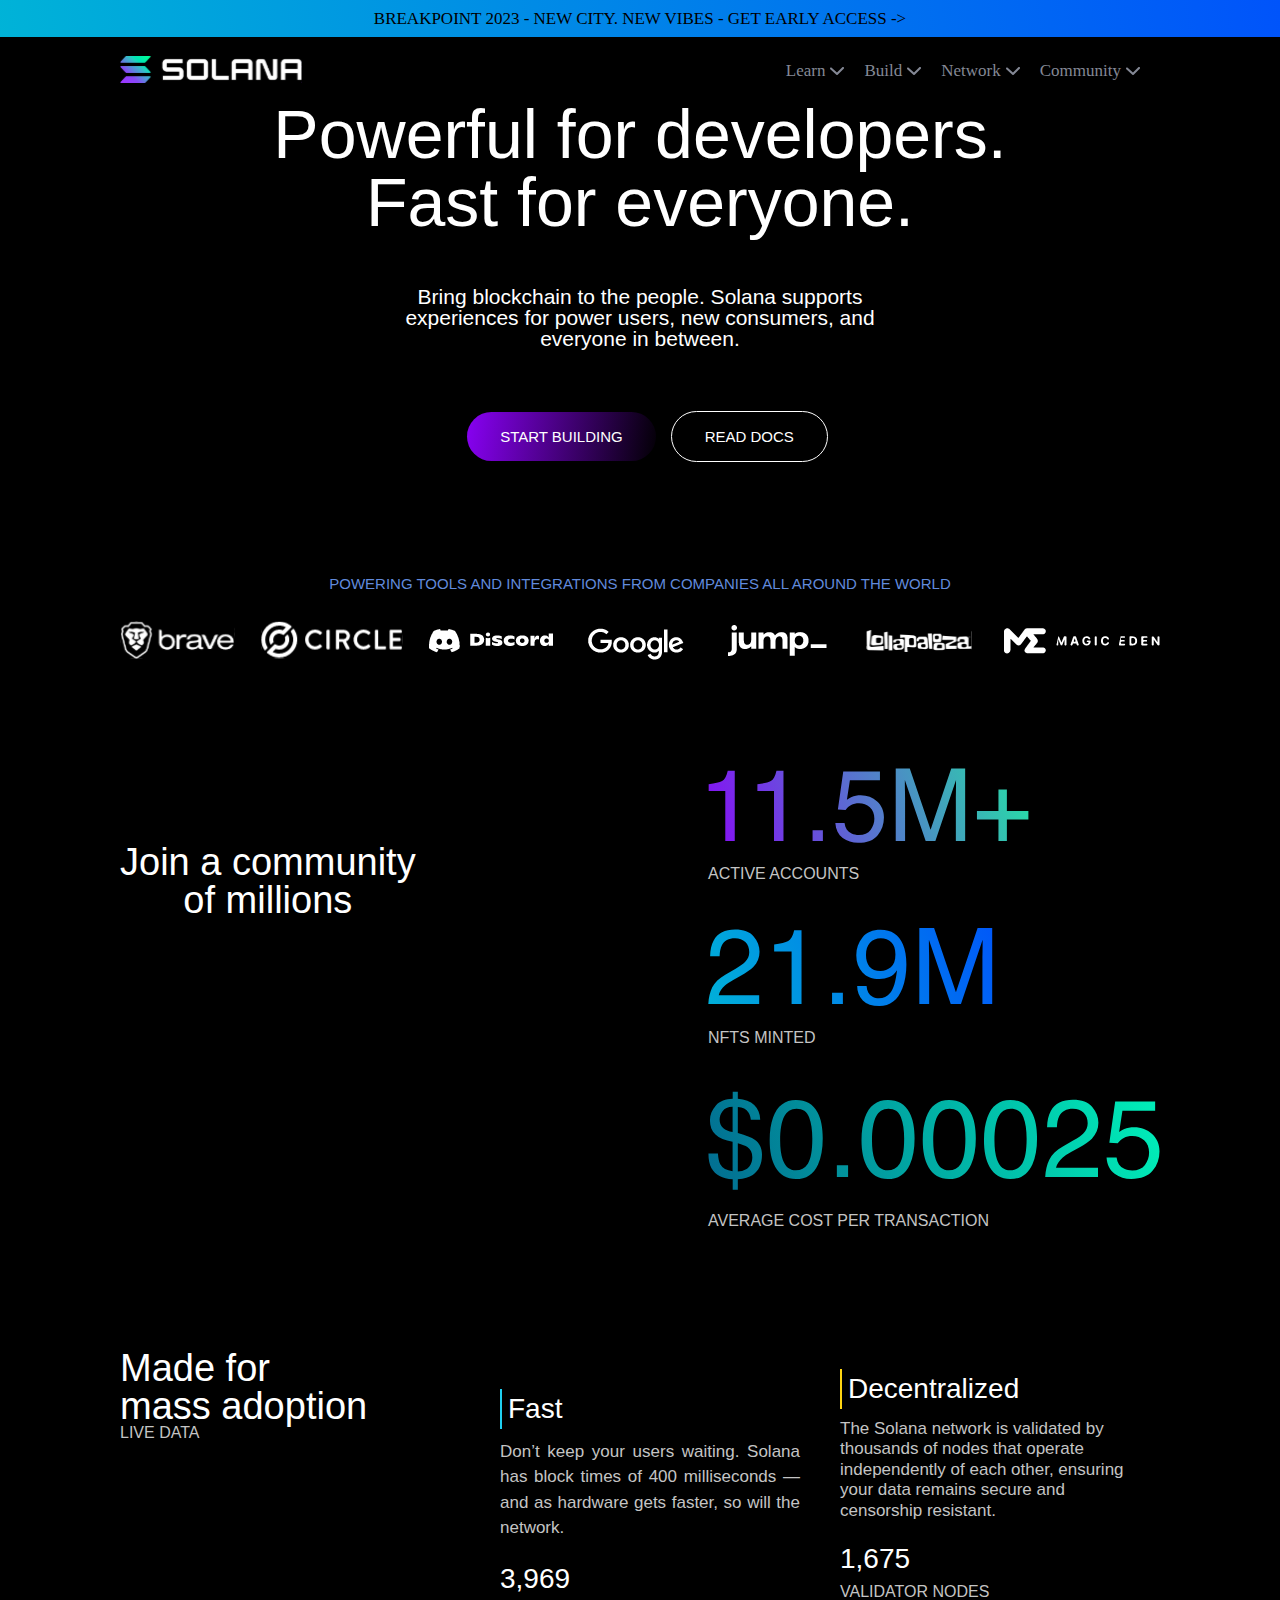
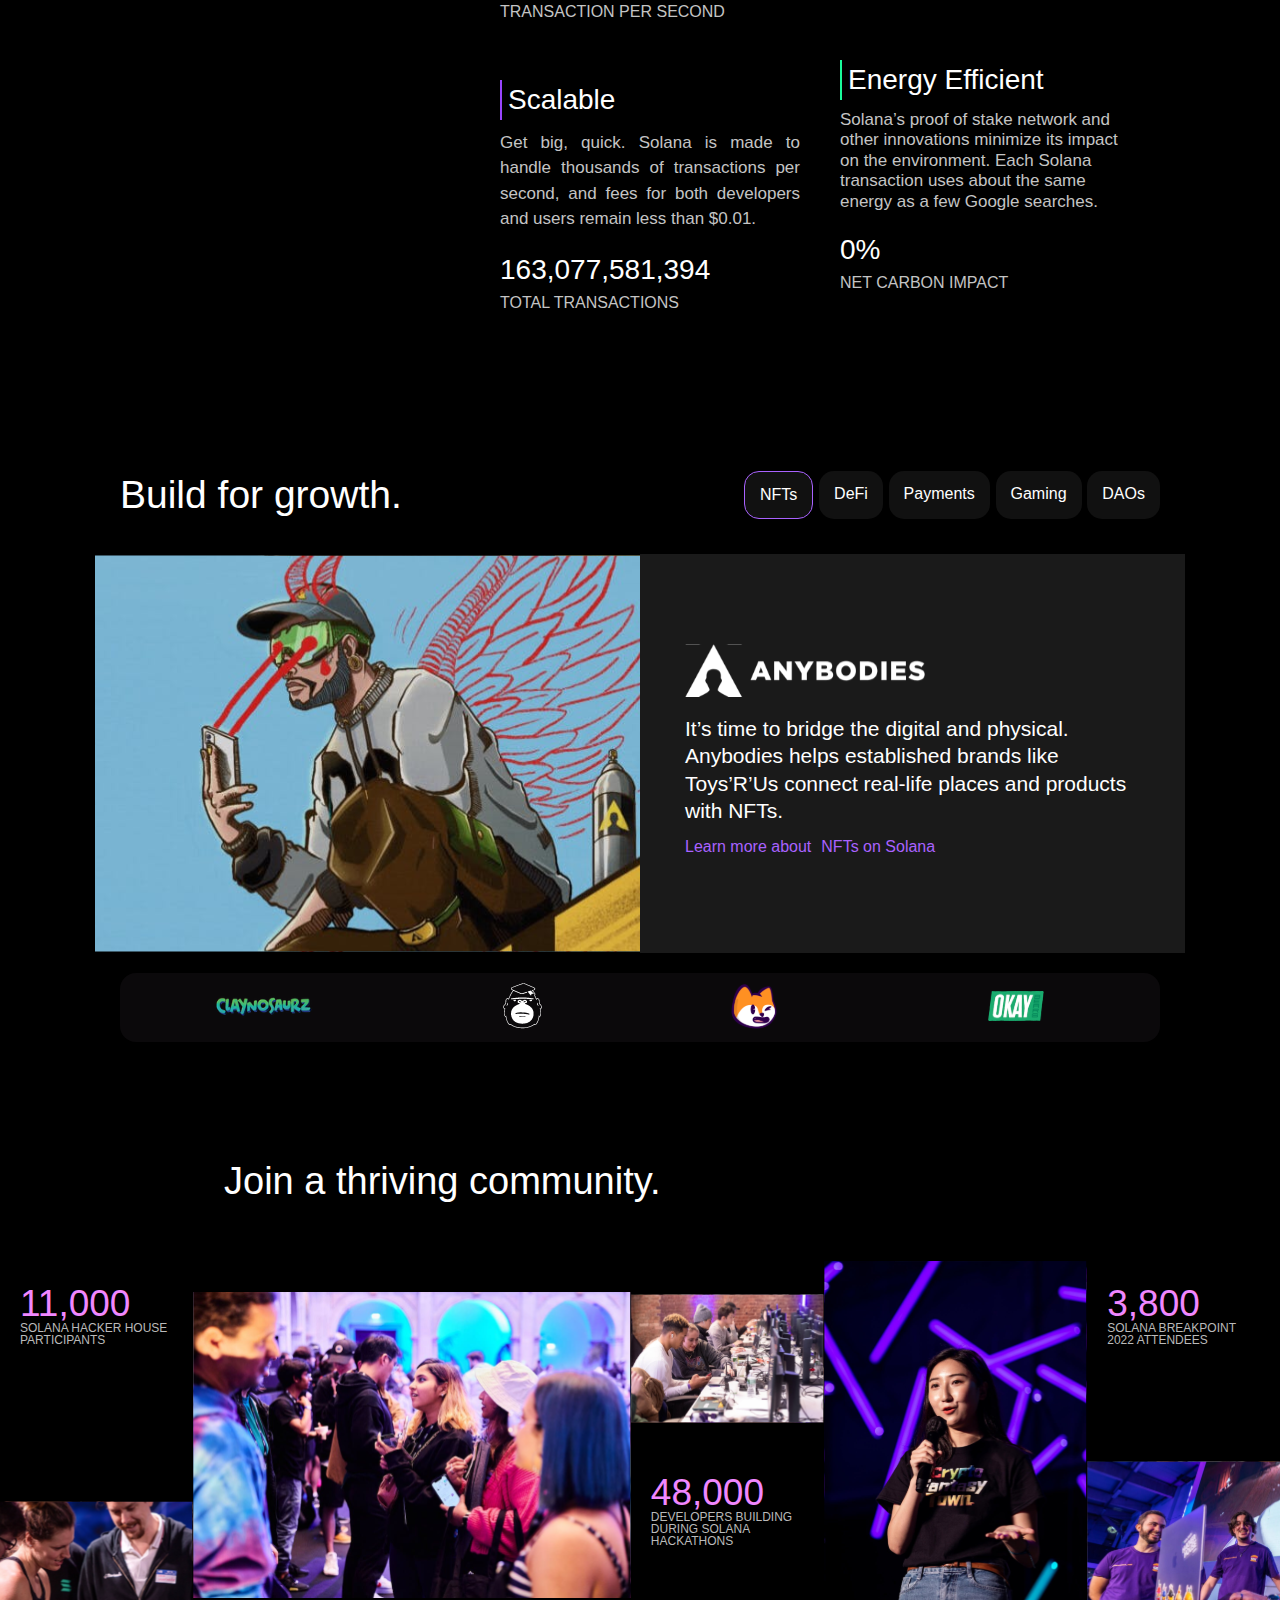
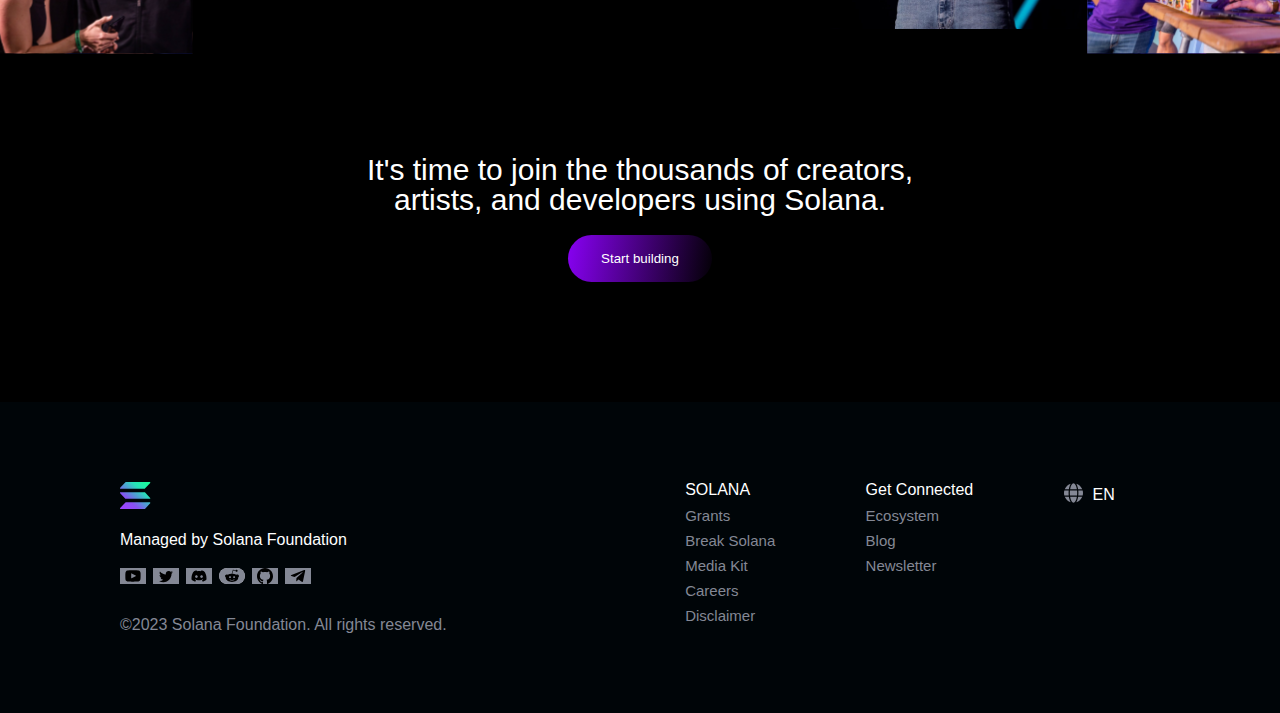
<file: index.html>
<!DOCTYPE html>
<html lang="en">
<head>
    <meta charset="UTF-8">
    <meta http-equiv="X-UA-Compatible" content="IE=edge">
    <meta name="viewport" content="width=device-width, initial-scale=1.0">
    <link rel="stylesheet" href="./assets/css/main.css">
    <link rel="stylesheet" href="https://cdnjs.cloudflare.com/ajax/libs/font-awesome/6.4.0/css/all.min.css" integrity="sha512-iecdLmaskl7CVkqkXNQ/ZH/XLlvWZOJyj7Yy7tcenmpD1ypASozpmT/E0iPtmFIB46ZmdtAc9eNBvH0H/ZpiBw==" crossorigin="anonymous" referrerpolicy="no-referrer" />
    <title>Document</title>
</head>
<body>
    <header class="header">
        <div class="header-top">
            <div class="header-top-content">
                <p>BREAKPOINT 2023 - NEW CITY. NEW VIBES - GET EARLY ACCESS -></p>
            </div>
        </div>

        <div class="header-bottom">
            <div class="header-bottom-left">
                <img src="./svgs/logo.svg" alt="logo">
            </div>
            
            <div class="header-bottom-right">  
                <i class="fa-solid fa-bars" style="color: #458ff6;"></i>              
                <nav class="nav-links">
                    <div class="nav-link">
                        <a href="#">Learn</a>
                        <img src="./svgs/arrow-bottom.svg" alt="arrow-bottom">
                    </div>

                    <div class="nav-link">
                        <a href="./build-page.html">Build</a>
                        <img src="./svgs/arrow-bottom.svg" alt="arrow-bottom">
                    </div>

                    <div class="nav-link">
                        <a href="#">Network</a>
                        <img src="./svgs/arrow-bottom.svg" alt="arrow-bottom">
                    </div>

                    <div class="nav-link">
                        <a href="#">Community</a>
                        <img src="./svgs/arrow-bottom.svg" alt="arrow-bottom">
                    </div>
                </nav>
            </div>
        </div>
        
    </header>
    <div class="container">
        
        <section class="intro-section">
            
            <div class="intro-section-title">
                <h1>Powerful for developers.<br> Fast for everyone.</h1>
                
            </div>

            <div class="intro-section-content">
                <p>Bring blockchain to the people. Solana supports experiences for power users, new consumers, and everyone in between.</p>
            </div>
            
            <div class="intro-section-button">
                <div class="intro-section-button-left">
                    <button>START BUILDING</button>
                </div>
                <div class="intro-section-button-right">
                    <button>READ DOCS</button>
                </div>
            </div>
        </section>

        <section class="companies-section">
            <div class="companies-section-top">
                <h2>POWERING TOOLS AND INTEGRATIONS FROM COMPANIES ALL AROUND THE WORLD</h2>
            </div>
            <div class="companies-section-bottom">
                <div class="company">
                    <img src="./svgs/company-1.svg" alt="company">
                </div>
                <div class="company">
                    <img src="./svgs/company-2.svg" alt="company">
                </div>
                <div class="company">
                    <img src="./svgs/company-3.svg" alt="company">
                </div>
                <div class="company">
                    <img src="./svgs/company-4.svg" alt="company">
                </div>
                <div class="company">
                    <img src="./svgs/company-5.svg" alt="company">
                </div>
                <div class="company">
                    <img src="./svgs/company-6.svg" alt="company">
                </div>
                <div class="company">
                    <img src="./svgs/company-7.svg" alt="company">
                </div>
            </div>
            
        </section>

        <section class="about-section">
            <div class="about-section-left">
                <h2>Join a community <br> of millions</h2>
            </div>
            <div class="about-section-right">
                <div class="about-section-right-top">
                    <div class="about-section-right-title">
                        <img src="./svgs/about-title1.svg" alt="title">
                    </div>
                    <div class="about-section-right-content">
                        <p>ACTIVE ACCOUNTS</p>
                    </div>
                </div>
                <div class="about-section-right-center">
                    <div class="about-section-right-title">
                        <img src="./svgs/about-title2.svg" alt="title">
                    </div>
                    <div class="about-section-right-content">
                        <p>NFTS MINTED</p>
                    </div>
                </div>
                <div class="about-section-right-bottom">
                    <div class="about-section-right-title">
                        <img src="./svgs/about-title3.svg" alt="">
                    </div>
                    <div class="about-section-right-content">
                        <p>AVERAGE COST PER TRANSACTION</p>
                    </div>
                </div>
            </div>
        </section>

        <section class="feature-section">
            <div class="feature-section-left">
                <div class="feature-section-left-title">
                    <h2>Made for <br> mass adoption</h2>
                </div>
                <div class="feature-section-left-content">
                    <p>LIVE DATA</p>
                </div>
            </div>
            <div class="feature-section-right">
                <div class="feature-section-right-cards-left">
                    <div class="feature-section-card-left">
                        <div id="first-title" class="feature-section-card-title">
                            <p>Fast</p>
                        </div>
                        <div class="feature-section-card-content">
                            <p>Don’t keep your users waiting. Solana has block times of 400 milliseconds — and as hardware gets faster, so will the network.</p>
                        </div>
                        <div class="feature-section-card-number">
                            <p>3,969</p>
                        </div>
                        <div class="feature-section-card-bottom-content">
                            <p>TRANSACTION PER SECOND</p>
                        </div>
                    </div>
                    <div class="feature-section-card-left">
                        <div id="second-title" class="feature-section-card-title">
                            <p>Scalable</p>
                        </div>
                        <div class="feature-section-card-content">
                            <p>Get big, quick. Solana is made to handle thousands of transactions per second, and fees for both developers and users remain less than $0.01.</p>
                        </div>
                        <div class="feature-section-card-number">
                            <p>163,077,581,394</p>
                        </div>
                        <div class="feature-section-card-bottom-content">
                            <p>TOTAL TRANSACTIONS</p>
                        </div>
                    </div>
                    
                </div>
                <div class="feature-section-right-cards-right">
                    <div class="feature-section-card-right">
                        <div id="third-title" class="feature-section-card-title">
                            <p>Decentralized</p>
                        </div>
                        <div class="feature-section-card-content">
                            <p>The Solana network is validated by thousands of nodes that operate independently of each other, ensuring your data remains secure and censorship resistant.</p>
                        </div>
                        <div class="feature-section-card-number">
                            <p>1,675</p>
                        </div>
                        <div class="feature-section-card-bottom-content">
                            <p>VALIDATOR NODES</p>
                        </div>
                    </div>
                    <div class="feature-section-card-right">
                        <div id="fourth-title" class="feature-section-card-title">
                            <p>Energy Efficient</p>
                        </div>
                        <div class="feature-section-card-content">
                            <p>Solana’s proof of stake network and other innovations minimize its impact on the environment. Each Solana transaction uses about the same energy as a few Google searches.</p>
                        </div>
                        <div class="feature-section-card-number">
                            <p>0%</p>
                        </div>
                        <div class="feature-section-card-bottom-content">
                            <p>NET CARBON IMPACT</p>
                        </div>
                    </div>
                </div>
            </div>
        </section>
        
        <section class="testimonials-section">
            <div class="testimonials-section-top">
                <div class="testimonials-section-top-left">
                    <h3>Build for growth.</h3>
                </div>
                <div class="testimonials-section-top-right">
                    <ul>
                        <li id="active-li">NFTs</li>
                        <li>DeFi</li>
                        <li>Payments</li>
                        <li>Gaming</li>
                        <li>DAOs</li>
                    </ul>
                </div>
            </div>
            <div class="testimonials-section-center">
                <div class="testimonials-section-center-left">
                    <img src="./svgs/testimonials.svg" alt="testimonials-img">
                </div>
                <div class="testimonials-section-center-right">
                    <div class="testimonials-section-center-right-title">
                        <img src="./svgs/testimonials-right.svg" alt="company-logo">
                    </div>
                    <div class="testimonials-section-center-right-content">
                        <p>It’s time to bridge the digital and physical. Anybodies helps established brands like Toys’R’Us connect real-life places and products with NFTs.</p>
                    </div>
                    <div class="testimonials-section-center-right-links">
                        <div id="first-link" class="testimonials-section-center-right-link">
                            <a href="#">Learn more about</a>
                        </div>
                        <div class="testimonials-section-center-right-link">
                            <a href="#">NFTs on Solana</a>
                        </div>
                    </div>
                </div>
            </div>
            <div class="testimonials-section-bottom">
                <div class="testimonials-section-bottom-card">
                    <img src="./svgs/testimonials-bottom.svg" alt="testimonials">
                </div>
                <div class="testimonials-section-bottom-card">
                    <img src="./svgs/testimonials-bottom2.svg" alt="testimonials">
                </div>
                <div class="testimonials-section-bottom-card">
                    <img src="./svgs/testimonials-bottom3.svg" alt="testimonials">
                </div>
                <div class="testimonials-section-bottom-card">
                    <img src="./svgs/testimonials-bottom4.svg" alt="testimonials">
                </div>
            </div>
        </section>

    </div>

    <section class="gallery-section">
        <div class="gallery-section-top">
            <div class="gallery-section-top-title">
                <h2>Join a thriving community.</h2>
            </div>
        </div>
        <div class="gallery-section-center">
            <div class="gallery-section-center-cards">
                <div id="first-multiple" class="gallery-section-center-card-multiple">
                    <div class="gallery-section-center-card-multiple-top">
                        <div class="gallery-section-center-card-multiple-top-content">
                            <h3>11,000</h3>
                            <p>SOLANA HACKER HOUSE PARTICIPANTS</p>
                        </div>
                    </div>
                    <div class="gallery-section-center-card-multiple-bottom">
                        <img src="./svgs/gallery-1.svg" alt="gallery-img">
                    </div>
                </div>

                <div id="first-gallery" class="gallery-section-center-card">
                    <img src="./svgs/gallery-2.svg" alt="gallery-img">
                </div>

                <div id="second-multiple" class="gallery-section-center-card-multiple">
                    <div class="gallery-section-center-card-multiple-top">
                        <div class="gallery-section-center-card-multiple-top-content">
                            <h3>48,000</h3>
                            <p>DEVELOPERS BUILDING DURING SOLANA HACKATHONS</p>
                        </div>
                    </div>
                    <div class="gallery-section-center-card-multiple-bottom">
                        <img src="./svgs/gallery-3.svg" alt="gallery-img">
                    </div>
                </div>

                <div id="last-card" class="gallery-section-center-card">
                    <img src="./svgs/gallery-4.svg" alt="gallery-img">
                </div>

                <div id="last-multiple" class="gallery-section-center-card-multiple">
                    <div class="gallery-section-center-card-multiple-top">
                        <div class="gallery-section-center-card-multiple-top-content">
                            <h3>3,800</h3>
                            <p>SOLANA BREAKPOINT 2022 ATTENDEES</p>
                        </div>
                    </div>
                    <div class="gallery-section-center-card-multiple-bottom">
                        <img src="./svgs/gallery-5.svg" alt="gallery-img">
                    </div>
                </div>
            </div>
        </div>
        <div class="gallery-section-bottom">
            <div class="gallery-section-bottom-content">
                <p>It's time to join the thousands of creators, artists, and developers using Solana.</p>
            </div>
            <button>Start building</button>
        </div>
    </section>
    <footer class="footer">
        <div class="footer-social-media">
            <div class="footer-left-logo">
                <img src="./svgs/footer-logo.svg" alt="logo">
            </div>
            <div class="footer-left-content">
                <p>Managed by Solana Foundation</p>
            </div>
            <div class="footer-media-links">
                <div class="media-link">
                    <img src="./svgs/media-1.svg" alt="social-media">
                </div>
                <div class="media-link">
                    <img src="./svgs/media-2.svg" alt="social-media">
                </div>
                <div class="media-link">
                    <img src="./svgs/media-3.svg" alt="social-media">
                </div>
                <div class="media-link">
                    <img src="./svgs/media-4.svg" alt="social-media">
                </div>
                <div class="media-link">
                    <img src="./svgs/media-5.svg" alt="social-media">
                </div>
                <div class="media-link">
                    <img src="./svgs/media-6.svg" alt="social-media">
                </div>
            </div>
            <div class="footer-left-bottom-content">
                <p>©2023 Solana Foundation. All rights reserved.</p>
            </div>
        </div>
        <div class="footer-links">
            <div class="footer-links-left">
                <p>SOLANA</p>
                <ul>
                    <li>Grants</li>
                    <li>Break Solana</li>
                    <li>Media Kit</li>
                    <li>Careers</li>
                    <li>Disclaimer</li>
                </ul>
            </div>
            <div class="footer-links-center">
                <p>Get Connected</p>
                <ul>
                    <li>Ecosystem</li>
                    <li>Blog</li>
                    <li>Newsletter</li>
                </ul>
            </div>
            <div class="footer-links-right">
                <div class="footer-links-right-img">
                    <img src="./svgs/globus.svg" alt="globus-svg">
                </div>
                <div class="footer-links-right-content">
                    <p>EN</p>
                </div>
            </div>
        </div>
    </footer>

</body>
</html>
</file>
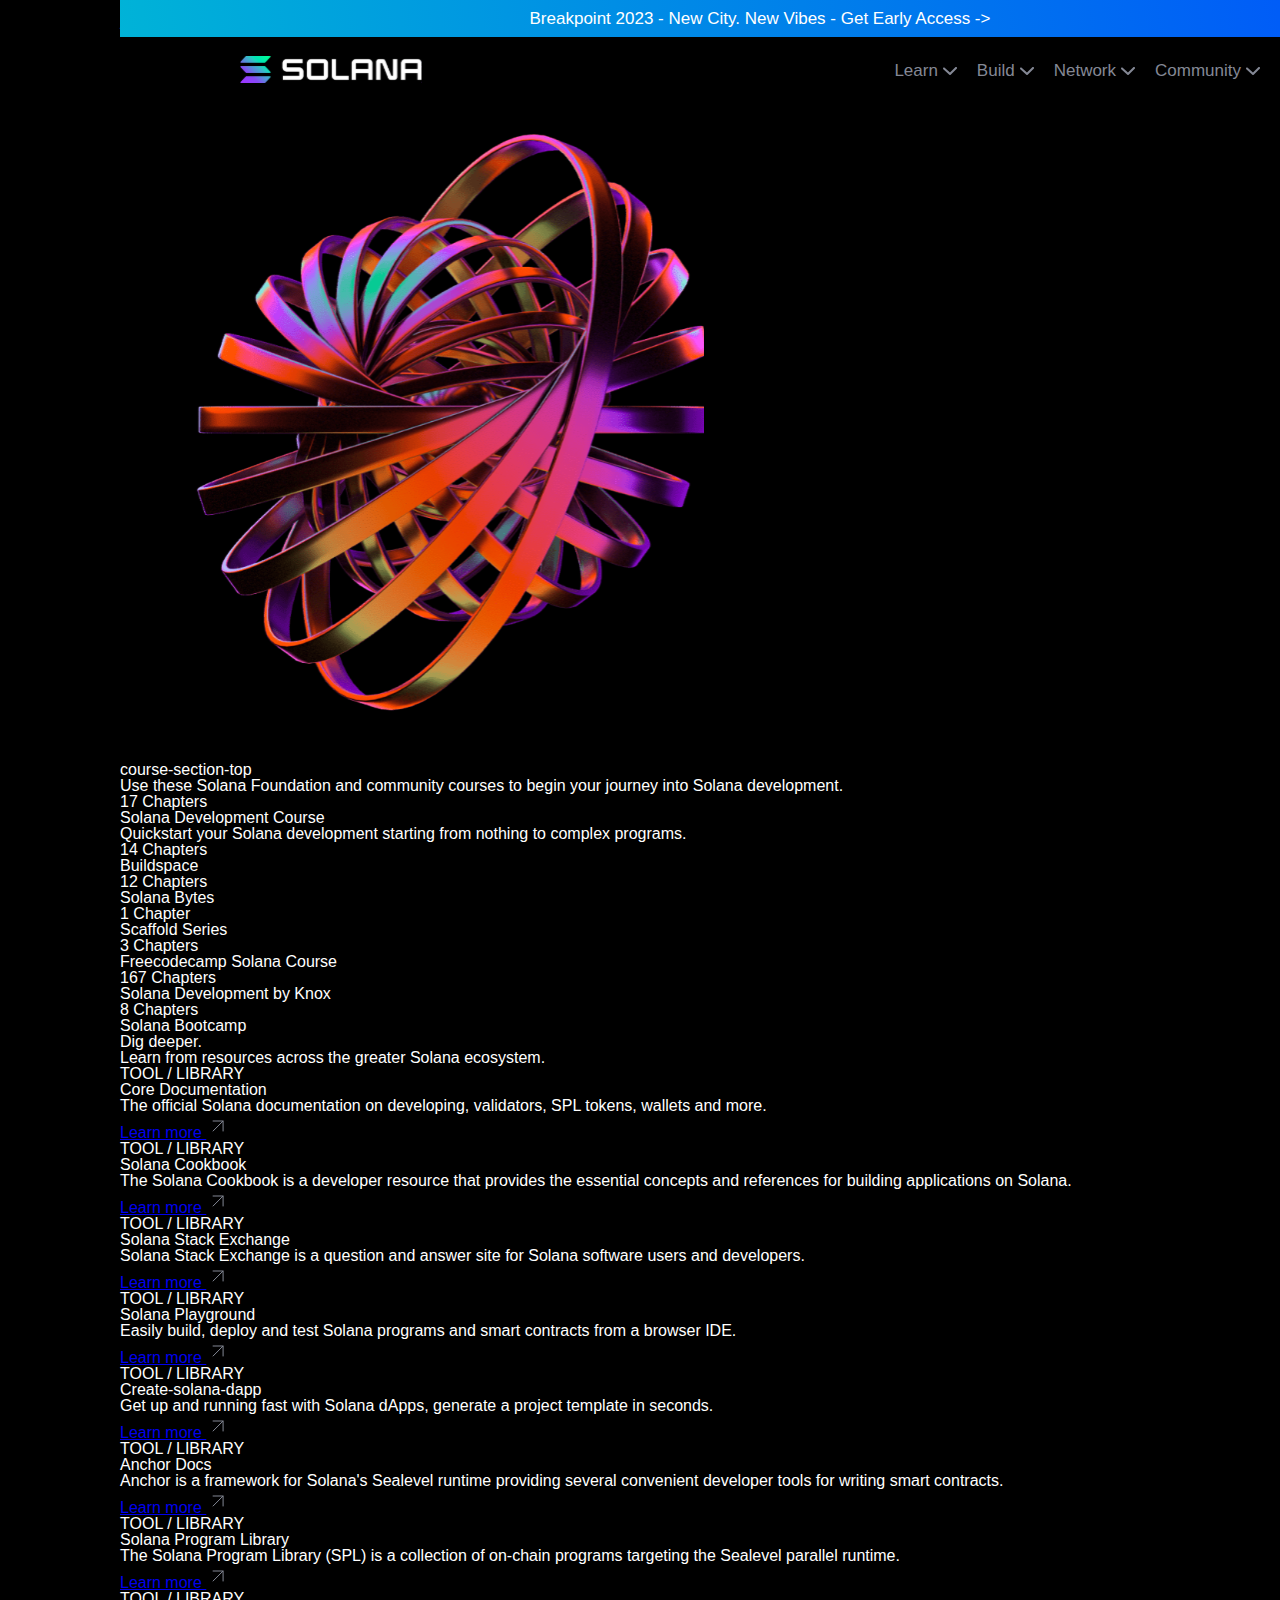
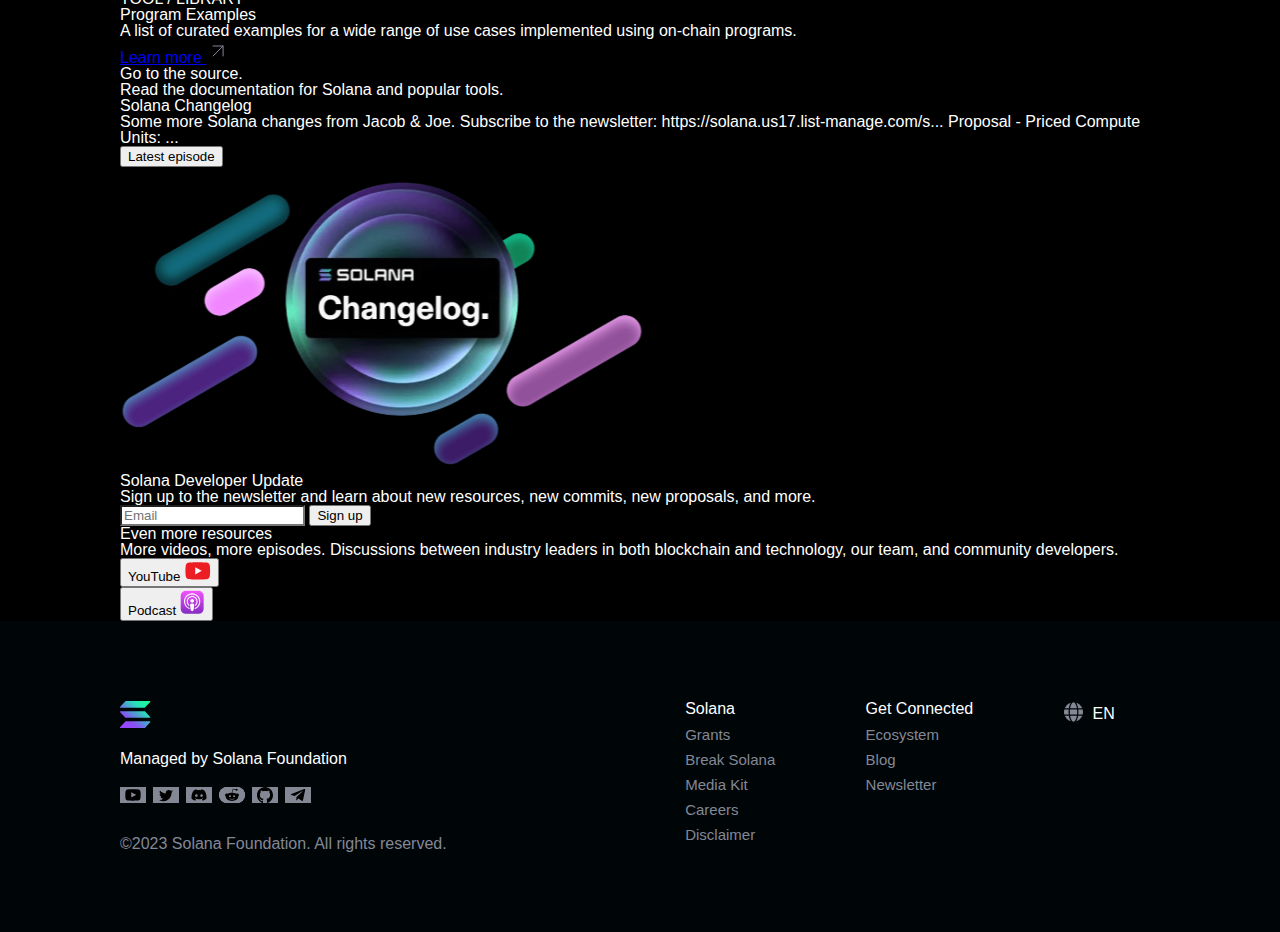
<file: build-page.html>
<!DOCTYPE html>
<html lang="en">
<head>
    <meta charset="UTF-8">
    <meta http-equiv="X-UA-Compatible" content="IE=edge">
    <meta name="viewport" content="width=device-width, initial-scale=1.0">
    <link rel="stylesheet" href="./assets/css/main.css">
    <title>Document</title>
</head>
<body>
    <div class="container">
        <header class="header">
            <div class="header-top">
                <div class="header-top-content">
                    <p>Breakpoint 2023 - New City. New Vibes - Get Early Access -></p>
                </div>
            </div>

            <div class="header-bottom">
                <div class="header-bottom-left">
                    <img src="./svgs/logo.svg" alt="logo">
                </div>
                
                <div class="header-bottom-right">  
                    <i class="fa-solid fa-bars" style="color: #458ff6;"></i>              
                    <nav class="nav-links">
                        <div class="nav-link">
                            <a href="#">Learn</a>
                            <img src="./svgs/arrow-bottom.svg" alt="arrow-bottom">
                        </div>
    
                        <div class="nav-link">
                            <a href="#">Build</a>
                            <img src="./svgs/arrow-bottom.svg" alt="arrow-bottom">
                        </div>
    
                        <div class="nav-link">
                            <a href="#">Network</a>
                            <img src="./svgs/arrow-bottom.svg" alt="arrow-bottom">
                        </div>
    
                        <div class="nav-link">
                            <a href="#">Community</a>
                            <img src="./svgs/arrow-bottom.svg" alt="arrow-bottom">
                        </div>
                    </nav>
                </div>
            </div>
            
        </header>

        <section class="build-intro-section">
            <div class="build-intro-section-left">
                <div class="build-intro-section-left-title">
                    <h1>Developer Resources</h1>
                </div>
                <div class="build-intro-section-left-content">
                    <p>A manual for joining the Solana ecosystem. By builders for builders.</p>
                </div>
                <div class="build-intro-section-left-buttons">
                    <div class="build-intro-section-left-buttons-build">
                        <button>Build Now</button>
                    </div>
                    <div class="build-intro-section-left-buttons-build">
                        <button>Stack Exchange <img src="./svgs/btn.svg" alt="btn-svg"></button>
                    </div>
                </div>
            </div>
            <div class="build-intro-section-right">
                <img src="./svgs/intro.svg" alt="intro-img">
            </div>
        </section>

        <section class="course-section">
            <div class="course-section-top">
                <div class="course-section-top-title">
                    <h3>course-section-top</h3>
                </div>
                <div class="course-section-top-content">
                    <p>Use these Solana Foundation and community courses to begin your journey into Solana development.</p>
                </div>
            </div>

            <div class="course-section-center">
                <div class="course-section-center-title">
                    <div class="chapter">17 Chapters</div>
                    <h2>Solana Development Course</h2>
                </div>
                <div class="course-section-center-content">
                    <p>Quickstart your Solana development starting from nothing to complex programs.</p>
                </div>
            </div>

            <div class="course-section-bottom">
                <div class="course-section-bottom-cards-top">
                    <div class="course-section-card">
                        <div class="course-section-card-content">
                            <div class="chapter">14 Chapters</div>
                             <h2>Buildspace</h2>
                        </div>
                    </div>

                    <div class="course-section-card">
                        <div class="course-section-card-content">
                            <div class="chapter">12 Chapters</div>
                             <h2>Solana Bytes</h2>
                        </div>
                    </div>

                    <div class="course-section-card">
                        <div class="course-section-card-content">
                            <div class="chapter">1 Chapter</div>
                             <h2>Scaffold Series</h2>
                        </div>
                    </div>
                </div>

                <div class="course-section-bottom-cards-bottom">
                    <div class="course-section-card">
                        <div class="course-section-card-content">
                            <div class="chapter">3 Chapters</div>
                             <h2>Freecodecamp Solana Course</h2>
                        </div>
                    </div>
                    <div class="course-section-card">
                        <div class="course-section-card-content">
                            <div class="chapter">167 Chapters</div>
                             <h2>Solana Development by Knox</h2>
                        </div>
                    </div>
                    <div class="course-section-card">
                        <div class="course-section-card-content">
                            <div class="chapter">8 Chapters</div>
                             <h2>Solana Bootcamp</h2>
                        </div>
                    </div>
                </div>
            </div>
        </section>

        <section class="resources-section">
            <div class="resources-section-top">
                <div class="resources-section-top-title">
                    <h2>Dig deeper.</h2>
                </div>
                <div class="resources-section-top-content">
                    <p>Learn from resources across the greater Solana ecosystem.</p>
                </div>
            </div>
            <div class="resources-section-bottom">
                <div class="resources-section-cards-top">
                    <div class="resources-section-card">
                        <div class="resources-section-card-name">
                            <p>TOOL / LIBRARY</p>
                        </div>
                        <div class="resources-section-card-title">
                            <h3>Core Documentation</h3>
                        </div>
                        <div class="resources-section-card-content">
                            <p>The official Solana documentation on developing, validators, SPL tokens, wallets and more.</p>
                        </div>
                        <div class="resources-section-card-link">
                            <a href="#">Learn more <img src="./svgs/rotate-arrow.svg" alt="rotate-arrow"></a>
                        </div>
                    </div>

                    <div class="resources-section-card">
                        <div class="resources-section-card-name">
                            <p>TOOL / LIBRARY</p>
                        </div>
                        <div class="resources-section-card-title">
                            <h3>Solana Cookbook</h3>
                        </div>
                        <div class="resources-section-card-content">
                            <p>The Solana Cookbook is a developer resource that provides the essential concepts and references for building applications on Solana.</p>
                        </div>
                        <div class="resources-section-card-link">
                            <a href="#">Learn more <img src="./svgs/rotate-arrow.svg" alt="rotate-arrow"></a>
                        </div>
                    </div>

                    <div class="resources-section-card">
                        <div class="resources-section-card-name">
                            <p>TOOL / LIBRARY</p>
                        </div>
                        <div class="resources-section-card-title">
                            <h3>Solana Stack Exchange</h3>
                        </div>
                        <div class="resources-section-card-content">
                            <p>Solana Stack Exchange is a question and answer site for Solana software users and developers.</p>
                        </div>
                        <div class="resources-section-card-link">
                            <a href="#">Learn more <img src="./svgs/rotate-arrow.svg" alt="rotate-arrow"></a>
                        </div>
                    </div>

                </div>
                <div class="resources-section-cards-center">
                    <div class="resources-section-card">
                        <div class="resources-section-card-name">
                            <p>TOOL / LIBRARY</p>
                        </div>
                        <div class="resources-section-card-title">
                            <h3>Solana Playground</h3>
                        </div>
                        <div class="resources-section-card-content">
                            <p>Easily build, deploy and test Solana programs and smart contracts from a browser IDE.</p>
                        </div>
                        <div class="resources-section-card-link">
                            <a href="#">Learn more <img src="./svgs/rotate-arrow.svg" alt="rotate-arrow"></a>
                        </div>
                    </div>

                    <div class="resources-section-card">
                        <div class="resources-section-card-name">
                            <p>TOOL / LIBRARY</p>
                        </div>
                        <div class="resources-section-card-title">
                            <h3>Create-solana-dapp</h3>
                        </div>
                        <div class="resources-section-card-content">
                            <p>Get up and running fast with Solana dApps, generate a project template in seconds.</p>
                        </div>
                        <div class="resources-section-card-link">
                            <a href="#">Learn more <img src="./svgs/rotate-arrow.svg" alt="rotate-arrow"></a>
                        </div>
                    </div>

                    <div class="resources-section-card">
                        <div class="resources-section-card-name">
                            <p>TOOL / LIBRARY</p>
                        </div>
                        <div class="resources-section-card-title">
                            <h3>Anchor Docs</h3>
                        </div>
                        <div class="resources-section-card-content">
                            <p>Anchor is a framework for Solana's Sealevel runtime providing several convenient developer tools for writing smart contracts.</p>
                        </div>
                        <div class="resources-section-card-link">
                            <a href="#">Learn more <img src="./svgs/rotate-arrow.svg" alt="rotate-arrow"></a>
                        </div>
                    </div>

                </div>
                <div class="resources-section-cards-bottom">
                    <div class="resources-section-card">
                        <div class="resources-section-card-name">
                            <p>TOOL / LIBRARY</p>
                        </div>
                        <div class="resources-section-card-title">
                            <h3>Solana Program Library</h3>
                        </div>
                        <div class="resources-section-card-content">
                            <p>The Solana Program Library (SPL) is a collection of on-chain programs targeting the Sealevel parallel runtime.</p>
                        </div>
                        <div class="resources-section-card-link">
                            <a href="#">Learn more <img src="./svgs/rotate-arrow.svg" alt="rotate-arrow"></a>
                        </div>
                    </div>

                    <div class="resources-section-card">
                        <div class="resources-section-card-name">
                            <p>TOOL / LIBRARY</p>
                        </div>
                        <div class="resources-section-card-title">
                            <h3>Program Examples</h3>
                        </div>
                        <div class="resources-section-card-content">
                            <p>A list of curated examples for a wide range of use cases implemented using on-chain programs.</p>
                        </div>
                        <div class="resources-section-card-link">
                            <a href="#">Learn more <img src="./svgs/rotate-arrow.svg" alt="rotate-arrow"></a>
                        </div>
                    </div>
                </div>
            </div>
        </section>

        <section class="popular-tools">
            <div class="popular-tools-top">
                <div class="popular-tools-top-title">
                    <h2>Go to the source.</h2>
                </div>
                <div class="popular-tools-top-content">
                    <p>Read the documentation for Solana and popular tools.</p>
                </div>
            </div>
            <div class="popular-tools-cards">
                <div class="popular-tools-cards-top">
                    <div class="popular-tools-card">
                        <div class="popular-tools-card-top">

                        </div>
                        <div class="popular-tools-card-bottom">
                            
                        </div>
                    </div>
                    <div class="popular-tools-card">
                        <div class="popular-tools-card-top">

                        </div>
                        <div class="popular-tools-card-bottom">
                            
                        </div>
                    </div>
                </div>
                <div class="popular-tools-cards-bottom">
                    <div class="popular-tools-cards-bottom-left">
                        <div class="popular-tools-bottom-left-card">
                            <div class="popular-tools-bottom-left-card-title">
                                <h3>Solana Changelog</h3>
                            </div>
                            <div class="popular-tools-bottom-left-card-content">
                                <p>Some more Solana changes from Jacob & Joe. Subscribe to the newsletter: https://solana.us17.list-manage.com/s... Proposal - Priced Compute Units: ...</p>
                            </div>
                            <button>Latest episode</button>
                        </div>
                    </div>
                    <div class="popular-tools-cards-bottom-right">
                        <img src="./svgs/popular-tool.svg" alt="popular-tool">
                    </div>
                    
                </div>
            </div>
        </section>

        <section class="community-section">
            <div class="community-section-left">
                <div class="community-section-left-title">
                    <h3>Solana Developer Update</h3>
                </div>
                <div class="community-section-left-content">
                    <p>Sign up to the newsletter and learn about new resources, new commits, new proposals, and more.</p>
                </div>
                <div class="community-section-left-input">
                    <input type="email" id="email" placeholder="Email" >
                    <button>Sign up</button>
                </div>
            </div>
            <div class="community-section-right">
                <div class="community-section-right-title">
                    <h3>Even more resources</h3>
                </div>
                <div class="community-section-right-content">
                    <p>More videos, more episodes. Discussions between industry leaders in both blockchain and technology, our team, and community developers.</p>
                </div>
                <div class="community-section-right-buttons">
                    <div class="community-section-right-button">
                        <button>YouTube <img src="./svgs/youtube.svg" alt="Youtube-svg"> </button>
                    </div>
                    <div class="community-section-right-button">
                        <button>Podcast <img src="./svgs/podcast.svg" alt="Podcast-svg"></button>
                    </div>
                </div>
            </div>
        </section>
    </div>

    <footer class="footer">
        <div class="footer-social-media">
            <div class="footer-left-logo">
                <img src="./svgs/footer-logo.svg" alt="logo">
            </div>
            <div class="footer-left-content">
                <p>Managed by Solana Foundation</p>
            </div>
            <div class="footer-media-links">
                <div class="media-link">
                    <img src="./svgs/media-1.svg" alt="social-media">
                </div>
                <div class="media-link">
                    <img src="./svgs/media-2.svg" alt="social-media">
                </div>
                <div class="media-link">
                    <img src="./svgs/media-3.svg" alt="social-media">
                </div>
                <div class="media-link">
                    <img src="./svgs/media-4.svg" alt="social-media">
                </div>
                <div class="media-link">
                    <img src="./svgs/media-5.svg" alt="social-media">
                </div>
                <div class="media-link">
                    <img src="./svgs/media-6.svg" alt="social-media">
                </div>
            </div>
            <div class="footer-left-bottom-content">
                <p>©2023 Solana Foundation. All rights reserved.</p>
            </div>
        </div>
        <div class="footer-links">
            <div class="footer-links-left">
                <p>Solana</p>
                <ul>
                    <li>Grants</li>
                    <li>Break Solana</li>
                    <li>Media Kit</li>
                    <li>Careers</li>
                    <li>Disclaimer</li>
                </ul>
            </div>
            <div class="footer-links-center">
                <p>Get Connected</p>
                <ul>
                    <li>Ecosystem</li>
                    <li>Blog</li>
                    <li>Newsletter</li>
                </ul>
            </div>
            <div class="footer-links-right">
                <div class="footer-links-right-img">
                    <img src="./svgs/globus.svg" alt="globus-svg">
                </div>
                <div class="footer-links-right-content">
                    <p>EN</p>
                </div>
            </div>
        </div>
    </footer>
</body>
</html>
</file>
<file: assets/css/main.css>
*,*:before,*:after{box-sizing:border-box}html,body,div,span,object,iframe,figure,h1,h2,h3,h4,h5,h6,p,blockquote,pre,a,code,em,img,small,strike,strong,sub,sup,tt,b,u,i,ol,ul,li,fieldset,form,label,table,caption,tbody,tfoot,thead,tr,th,td,main,canvas,embed,footer,header,nav,section,video{margin:0;padding:0;border:0;font-size:100%;font:inherit;vertical-align:baseline;text-rendering:optimizeLegibility;-webkit-font-smoothing:antialiased;-webkit-text-size-adjust:none;-moz-text-size-adjust:none;text-size-adjust:none}footer,header,nav,section,main{display:block}body{line-height:1}ol,ul{list-style:none}blockquote,q{quotes:none}blockquote:before,blockquote:after,q:before,q:after{content:"";content:none}table{border-collapse:collapse;border-spacing:0}input{border-radius:0}.intro-section-button-left button{background:linear-gradient(98.88deg, #8C01FA -2.99%, #000000 102.28%);border-radius:36px;border:none;padding:16px 33px;color:#fff;font-size:15px}.intro-section-button-right button{border:1px solid #fff;padding:16px 33px;color:#fff;background:#000;font-size:15px;border-radius:36px}.gallery-section-bottom button{background:linear-gradient(98.88deg, #8C01FA -2.99%, #000000 102.28%);border-radius:36px;border:none;padding:16px 33px;color:#fff}.footer{background:#000508;display:flex;padding:80px 200px;font-family:"Helvetica",sans-serif}.footer-social-media{width:50%}.footer-social-media .footer-left-content{color:#fff;font-size:16px;padding:20px 0}.footer-social-media .footer-media-links{display:flex}.footer-social-media .footer-media-links .media-link{margin-right:7px}.footer-social-media .footer-left-bottom-content{font-size:16px;color:#848895;padding-top:30px}.footer-links{width:50%;display:flex;justify-content:space-around}.footer-links-left p,.footer-links-center p,.footer-links-right p{font-size:16px;color:#fff}.footer-links-left ul li,.footer-links-center ul li,.footer-links-right ul li{font-size:15px;color:#848895;margin-top:10px}.footer-links-right{display:flex;height:25px;align-items:center}.footer-links-right .footer-links-right-content{padding-left:10px}.header{position:fixed;width:100%;display:flex;flex-direction:column}.header-top{background:linear-gradient(260.33deg, #0047FF -13.37%, #00BCD4 109.53%);font-size:17px;height:37px;display:flex;justify-content:center;align-items:center}.header-bottom{padding:0 200px;height:67px;background-color:#000;display:flex;justify-content:space-between;align-items:center}.header-bottom-right i{font-size:30px;display:none;cursor:pointer}.header-bottom-right nav{display:flex}.header-bottom-right nav .nav-link{display:flex;align-items:center;margin-right:15px}.header-bottom-right nav .nav-link a{color:#848895;font-size:17px;text-decoration:none}.about-section{display:flex;justify-content:space-between}.about-section-left{font-size:38px;padding-top:75px;text-align:center}.about-section-right-top .about-section-right-content,.about-section-right-center .about-section-right-content,.about-section-right-bottom .about-section-right-content{padding-top:20px;font-size:16px;color:#c4c4c4}.about-section-right-center,.about-section-right-bottom{padding-top:45px}.companies-section-top{font-size:15px;color:#618adc;text-align:center;padding-bottom:30px}.companies-section-bottom{display:flex;justify-content:space-between;padding-bottom:100px}.feature-section{display:flex;padding:120px 0;justify-content:space-between}.feature-section-left-title{font-size:38px}.feature-section-left-content{font-size:16px;color:#c4c4c4}.feature-section-right{display:flex}.feature-section-right .feature-section-right-cards-left{display:flex;flex-direction:column;justify-content:flex-end}.feature-section-right .feature-section-right-cards-left .feature-section-card-left{background:rgba(0,0,0,.28);border-radius:24px;width:340px;padding:20px 20px 40px}.feature-section-right .feature-section-right-cards-left .feature-section-card-left .feature-section-card-title{font-size:28px;padding:6px}.feature-section-right .feature-section-right-cards-left .feature-section-card-left #first-title{border-left:2px solid #1fcff1}.feature-section-right .feature-section-right-cards-left .feature-section-card-left #second-title{border-left:2px solid #9945ff}.feature-section-right .feature-section-right-cards-left .feature-section-card-left .feature-section-card-content{line-height:1.5;text-align:justify;padding-top:10px;font-size:17px;color:#c4c4c4}.feature-section-right .feature-section-right-cards-left .feature-section-card-left .feature-section-card-number{font-size:28px;padding:24px 0 11px}.feature-section-right .feature-section-right-cards-left .feature-section-card-left .feature-section-card-bottom-content{font-size:16px;color:#c4c4c4}.feature-section-right .feature-section-right-cards-right{padding-bottom:20px}.feature-section-right .feature-section-right-cards-right .feature-section-card-right{background:rgba(0,0,0,.28);border-radius:24px;padding:20px 20px 40px;width:340px}.feature-section-right .feature-section-right-cards-right .feature-section-card-right .feature-section-card-title{font-size:28px;padding:6px}.feature-section-right .feature-section-right-cards-right .feature-section-card-right #third-title{border-left:2px solid #ffd512}.feature-section-right .feature-section-right-cards-right .feature-section-card-right #fourth-title{border-left:2px solid #19fb9b}.feature-section-right .feature-section-right-cards-right .feature-section-card-right .feature-section-card-content{line-height:1.2;padding-top:10px;font-size:17px;color:#c4c4c4}.feature-section-right .feature-section-right-cards-right .feature-section-card-right .feature-section-card-number{font-size:28px;padding:24px 0 11px}.feature-section-right .feature-section-right-cards-right .feature-section-card-right .feature-section-card-bottom-content{font-size:16px;color:#c4c4c4}.gallery-section{padding-top:120px;background-color:#000;font-family:"Helvetica",sans-serif;color:#fff;display:flex;flex-direction:column}.gallery-section-top-title{font-size:38px;padding-bottom:35px;width:65%;margin:0 auto}.gallery-section-center .gallery-section-center-cards{display:flex;justify-content:space-between;height:420px}.gallery-section-center .gallery-section-center-cards .gallery-section-center-card-multiple{width:220px;height:100%;display:flex;flex-direction:column;justify-content:space-between}.gallery-section-center .gallery-section-center-cards .gallery-section-center-card-multiple-top,.gallery-section-center .gallery-section-center-cards .gallery-section-center-card-multiple-bottom{width:100%}.gallery-section-center .gallery-section-center-cards .gallery-section-center-card-multiple-top-content{padding:50px 20px}.gallery-section-center .gallery-section-center-cards .gallery-section-center-card-multiple-top-content h3{font-size:37px;color:#f087ff}.gallery-section-center .gallery-section-center-cards .gallery-section-center-card-multiple-top-content P{font-size:12px;color:#bababa}.gallery-section-center .gallery-section-center-cards .gallery-section-center-card-multiple-bottom img{width:100%;height:100%}.gallery-section-center .gallery-section-center-cards #first-gallery{width:500px;height:100%}.gallery-section-center .gallery-section-center-cards #first-gallery img{width:100%;height:100%}.gallery-section-center .gallery-section-center-cards #last-card img{width:100%;height:100%}.gallery-section-center .gallery-section-center-cards #second-multiple{display:flex;flex-direction:column-reverse;justify-content:center}.gallery-section-bottom{padding-top:100px;padding-bottom:120px;display:flex;flex-direction:column;align-items:center;justify-content:center}.gallery-section-bottom-content{text-align:center;width:50%;margin:0 auto;font-size:38px;color:#fff;padding-bottom:20px}.intro-section{display:flex;flex-direction:column;align-items:center}.intro-section-title{padding:160px 0 50px;font-size:68px;text-align:center}.intro-section-content{width:53%;font-size:21px;text-align:center;padding-bottom:48px}.intro-section-button{display:flex;align-items:center;padding-bottom:100px}.intro-section-button-left{padding:15px}.testimonials-section{display:flex;flex-direction:column;align-items:center}.testimonials-section-top{width:100%;display:flex;justify-content:space-between;align-items:center}.testimonials-section-top-left{font-size:39px}.testimonials-section-top-right{width:40%}.testimonials-section-top-right ul{display:flex;flex-direction:row;justify-content:space-between}.testimonials-section-top-right ul li{padding:15px;background:#111;border-radius:15px}.testimonials-section-top-right ul #active-li{border:1px solid #a962ff !important}.testimonials-section-center{display:flex;padding-top:35px}.testimonials-section-center-left img{width:545px;height:100%}.testimonials-section-center-right{width:545px;background:#1a1a1a;padding:90px 45px}.testimonials-section-center-right-content{font-size:21px;line-height:1.3;padding:15px 0}.testimonials-section-center-right-links{display:flex}.testimonials-section-center-right-links .testimonials-section-center-right-link a{text-decoration:none;color:#a962ff}.testimonials-section-center-right-links #first-link{padding-right:10px}.testimonials-section-bottom{width:100%;margin-top:20px;display:flex;justify-content:space-around;align-items:center;background:rgba(38,31,38,.3);padding:10px 0;border-radius:16px}.container{font-family:"Helvetica",sans-serif;padding:0 200px;background-color:#000;color:#fff}@media(max-width: 1360px){.intro-section-title{padding-top:100px}.container{padding:0 120px}.header-bottom{padding:0 120px}.footer{padding:80px 120px}.gallery-section-bottom-content{font-size:30px}}@media(max-width: 1254px){.header-bottom-right .nav-links{display:none}.header-bottom-right i{display:block}.intro-section-content{width:90%}.intro-section-title h1{font-size:40px}.testimonials-section-center{display:flex;flex-direction:column;align-items:center}.testimonials-section-top{display:flex;flex-direction:column;justify-content:center;align-items:center}.testimonials-section-top-right{width:80%;padding-top:20px;display:flex;flex-direction:row;justify-content:center}.testimonials-section-top-right ul li{margin-right:10px}.intro-section-title{font-size:48px}.intro-section-content{font-size:19px}.about-section{display:flex;flex-direction:column;align-items:center}.about-section-left{padding:0;padding-bottom:30px}.feature-section{display:flex;flex-direction:column;align-items:center}.feature-section-left{width:100%;text-align:center;padding-bottom:20px}.gallery-section-center .gallery-section-center-cards{display:flex;justify-content:space-around;align-items:center}.gallery-section-center .gallery-section-center-cards #first-multiple,.gallery-section-center .gallery-section-center-cards #last-multiple{display:none}.companies-section-bottom{display:flex;flex-direction:column;align-items:center}.companies-section-bottom .company{padding-top:20px}.footer{display:flex;flex-direction:column;align-items:center}.footer-social-media{display:flex;flex-direction:column;align-items:center}.footer-links{padding-top:50px;width:80%}}@media(max-width: 1060px){.container{padding:0 60px}.feature-section-right{display:flex;flex-direction:column;align-items:center;justify-content:space-around}.gallery-section-top-title h2{text-align:center}.gallery-section-center .gallery-section-center-cards #second-multiple,.gallery-section-center .gallery-section-center-cards #last-card{display:none}.gallery-section-bottom-content{width:90%;font-size:20px}}@media(max-width: 713px){.container{padding:0 30px}.header-bottom{padding:0 40px}.header .header-top p{font-size:12px}.footer{padding:80px 20px}.footer-social-media{width:100%}.footer-links{width:100%}.intro-section-title h1{font-size:30px}.testimonials-section-center-left img{width:400px;height:350px}.testimonials-section-center-right{width:400px;height:350px}}/*# sourceMappingURL=main.css.map */
</file>
